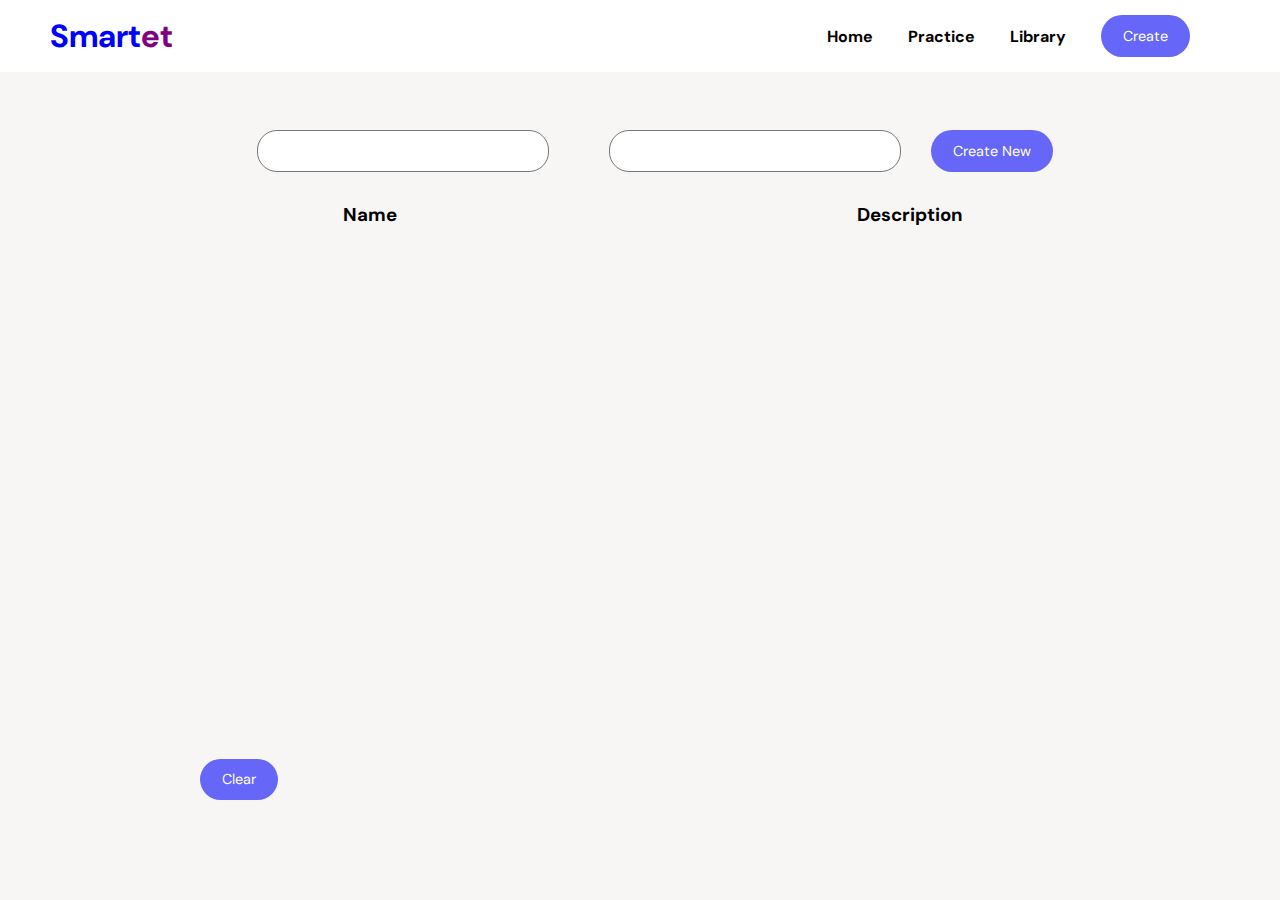
<file: index.html>
<!DOCTYPE html>
<html lang="en">
<head>
  <meta charset="UTF-8">
  <meta http-equiv="X-UA-Compatible" content="IE=edge">
  <meta name="viewport" content="width=device-width, initial-scale=1.0">
  <link rel="preconnect" href="https://fonts.googleapis.com">
  <link rel="preconnect" href="https://fonts.gstatic.com" crossorigin>
  <link href="https://fonts.googleapis.com/css2?family=DM+Sans:ital,wght@0,400;0,500;0,700;1,400;1,500;1,700&display=swap" rel="stylesheet">
  <title>Smartet</title>
  <link rel="shortcut icon" href="images/logo.PNG">
  <link rel="stylesheet" href="style.css">
</head>

<body>
  <header>
    <div class="logo">
      Smart<span class="et">et</span>
    </div>
    <ul>
      <li><a onclick="changePage()" href="home.html">Home</a></li>
      <li><a onclick="changePage()" href="quiz.html">Practice</a></li>
      <li><a href="library.html">Library</a></li>
      <button class="button">Create</button>
    </ul>
  </header>

  <main class="create-page" id="create-page">
    <div class="container-inputs">
      <textarea name="" id="card-name" cols="30" rows="20" class="textbox"></textarea>
      <textarea name="" id="card-description" cols="30" rows="20" class="textbox"></textarea>
      <button id="click" class="button create-new" onclick="new_Card(), showSaveButton()">Create New</button>
    </div>
    <div class="container-title">
      <h3>Name</h3>
      <h3>Description</h3>
    </div>
    
    <div id="card-container" class="card-container">
    </div>

    <button id="save-button" class="button save-button" onclick="saveCardset()">Save</button>
    <button onclick="clearAll()" class="button clear">Clear</button>
  </main>

  <!-- <main>
    <button onclick="runFlashCard()">Test</button>
  </main> -->
  <script src="https://ajax.googleapis.com/ajax/libs/jquery/2.1.3/jquery.min.js"></script>
  <script src="script.js"></script>
  <script src="utility.js"></script>
  <script>
  render()
  isQuiz = false
  isCardsetEdit = true 
  </script>
  
</body>

</html>
</file>
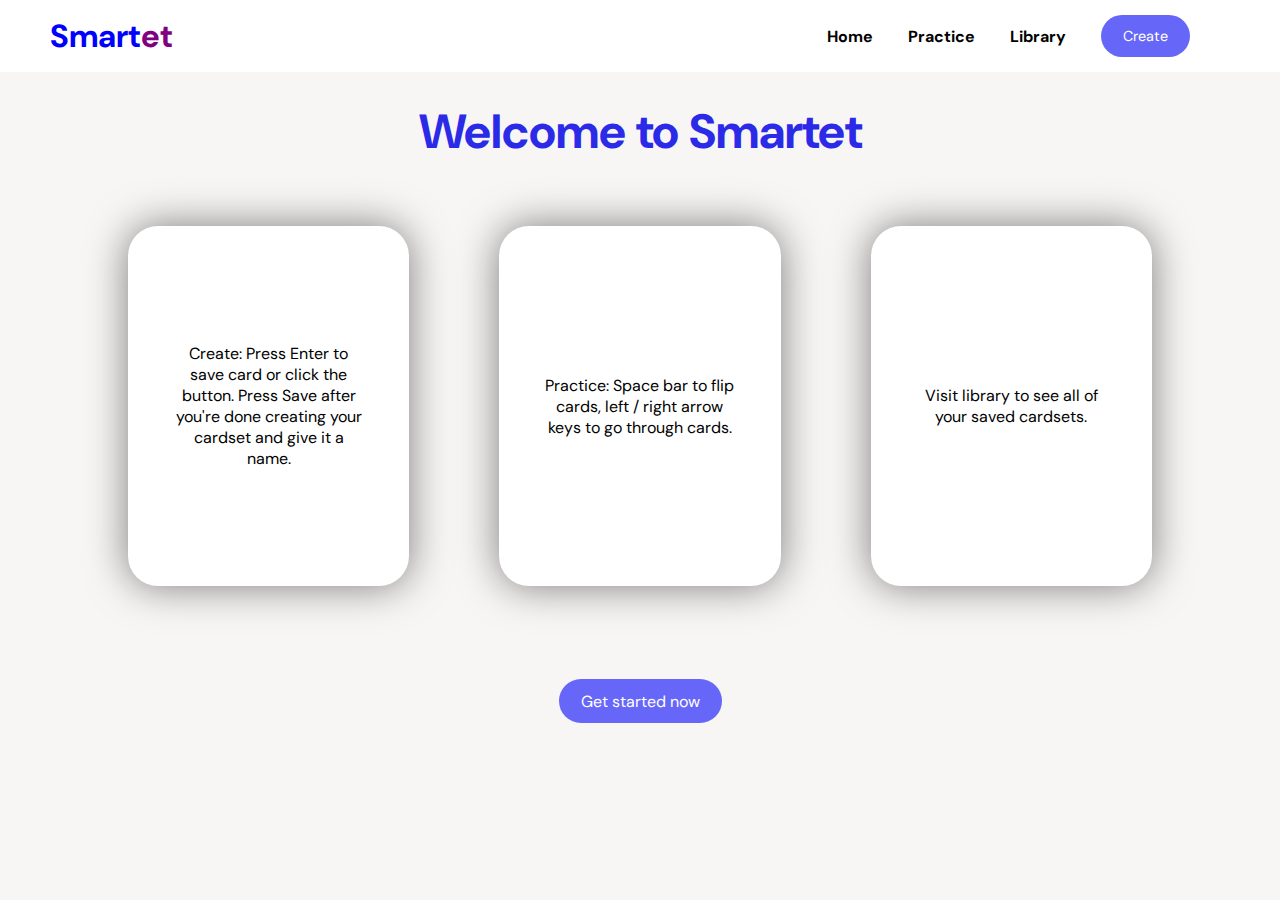
<file: home.html>
<!DOCTYPE html>
<html lang="en">
<head>
  <meta charset="UTF-8">
  <meta http-equiv="X-UA-Compatible" content="IE=edge">
  <meta name="viewport" content="width=device-width, initial-scale=1.0">
  <link rel="preconnect" href="https://fonts.googleapis.com">
  <link rel="preconnect" href="https://fonts.gstatic.com" crossorigin>
  <link href="https://fonts.googleapis.com/css2?family=DM+Sans:ital,wght@0,400;0,500;0,700;1,400;1,500;1,700&display=swap" rel="stylesheet">
  <title>Smartet</title>
  <link rel="shortcut icon" href="images/logo.PNG">
  <link rel="stylesheet" href="style.css">
  <link rel="stylesheet" href="home.css">
</head>

<body>
  <header>
    <div class="logo">
      Smart<span class="et">et</span>
    </div>
    <ul>
      <li><a href="#">Home</a></li>
      <li><a onclick="" href="quiz.html">Practice</a></li>
      <li><a href="library.html">Library</a></li>
      <li><a href="index.html" onclick="" class="button">Create</a></li>
    </ul>
  </header>

  <main>
    <h1>Welcome to Smartet</h1>
    <div class="carousel">
      <div class="carousel-container">
        <div class="carousel-item">Create: Press Enter to save card or click the button. Press Save after you're done creating your cardset and give it a name.</div>
      </div>
      <div class="carousel-container">
        <div class="carousel-item">Practice: Space bar to flip cards, left / right arrow keys to go through cards. </div>
      </div>
      <div class="carousel-container">
        <div class="carousel-item">Visit library to see all of your saved cardsets.</div>
      </div>
        
    </div>
    <button class="home-start-button button">
      <a onclick="changePage()" href="index.html">Get started now</a>
    </button>
  </main>
  
  <script src="https://ajax.googleapis.com/ajax/libs/jquery/2.1.3/jquery.min.js"></script>
  <script src="script.js"></script>
  <script src="utility.js"></script>
  <script>isQuiz = false</script>
</body>

</html>
</file>
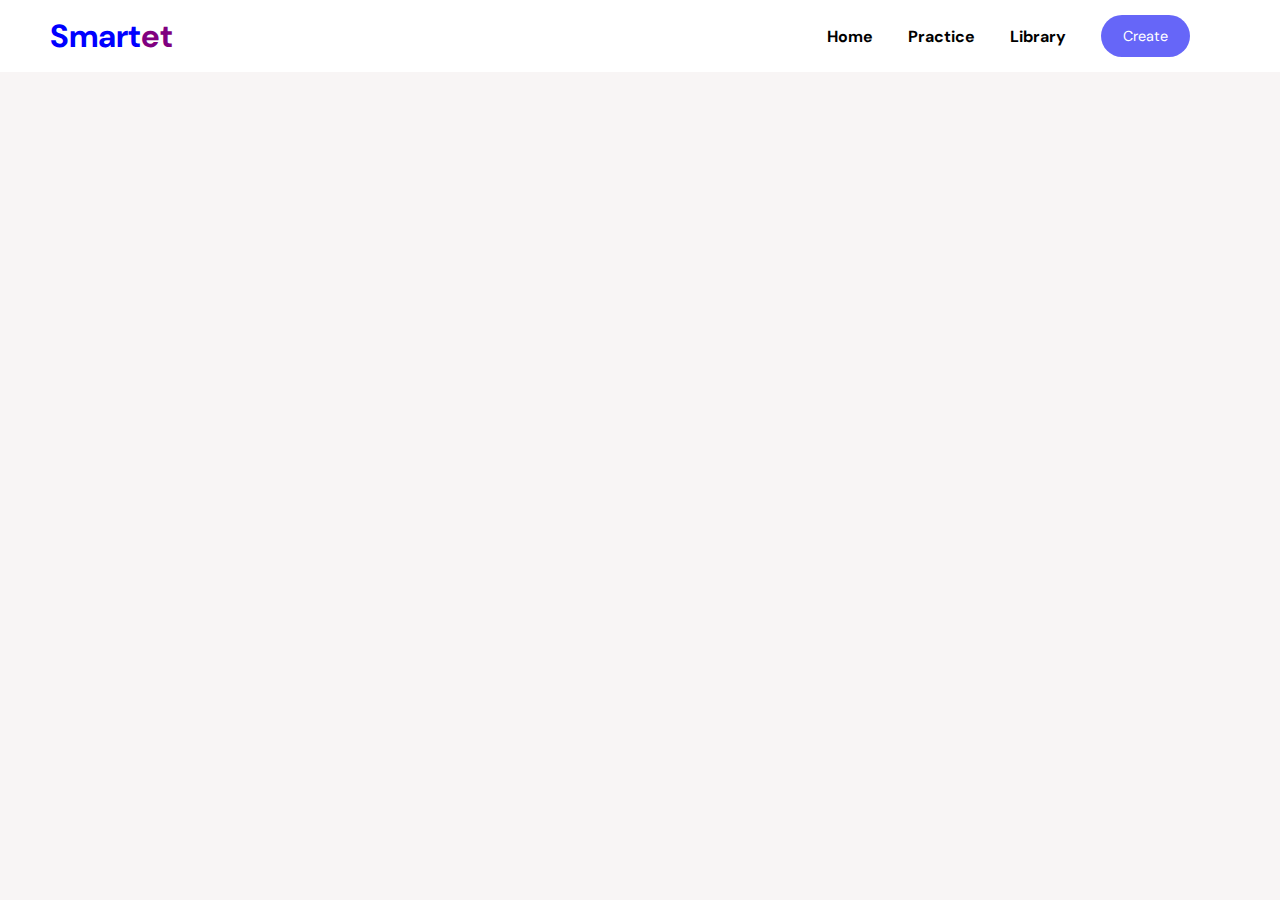
<file: library.html>
<!DOCTYPE html>
<html lang="en">
<head>
  <meta charset="UTF-8">
  <meta http-equiv="X-UA-Compatible" content="IE=edge">
  <meta name="viewport" content="width=device-width, initial-scale=1.0">
  <link rel="preconnect" href="https://fonts.googleapis.com">
  <link rel="preconnect" href="https://fonts.gstatic.com" crossorigin>
  <link href="https://fonts.googleapis.com/css2?family=DM+Sans:ital,wght@0,400;0,500;0,700;1,400;1,500;1,700&display=swap" rel="stylesheet">
  <title>Smartet</title>
  <link rel="shortcut icon" href="images/logo.PNG">
  <link rel="stylesheet" href="style.css">
  <link rel="stylesheet" href="library.css">
</head>

<body>
  <header>
    <div class="logo">
      Smart<span class="et">et</span>
    </div>
    <ul>
      <li><a href="home.html">Home</a></li>
      <li><a onclick="" href="quiz.html">Practice</a></li>
      <li><a href="#">Library</a></li>
      <li><a href="index.html" onclick="" class="button">Create</a></li>
    </ul>
  </header>

  <main>
    <section id="library-grid" class="first-section-library">
      <!-- <div id="library-gridItems" class="library-gridItems">Empty</div>
      <div id="library-gridItems" class="library-gridItems">Empty</div>
      <div id="library-gridItems" class="library-gridItems">Empty</div>
      <div id="library-gridItems" class="library-gridItems">Empty</div>
      <div id="library-gridItems" class="library-gridItems">Empty</div>
      <div id="library-gridItems" class="library-gridItems">Empty</div> -->
    </section>

    <section id="library-edit" class="second-section-library">
      <div class="container-inputs">
        <input type="text" class="textbox" id="card-name">
        <input type="text" class="textbox" id="card-description">
        <button id="click" class="button create-new" onclick="new_Card()">Create New</button>
      </div>
      <div class="container-title">
        <h3>Card</h3>
        <h3>Description</h3>
      </div>
      
      <div id="card-container" class="card-container">
      </div>
  
      <button id="save-edit-button" class="button save-edit-button" onclick="saveCardsetEdit()">Save</button>
      <button class="button" onclick="libraryReset()">Return</button>
    </section>
  </main>

  <script src="https://ajax.googleapis.com/ajax/libs/jquery/2.1.3/jquery.min.js"></script>
  <script src="script.js"></script>
  <script src="utility.js"></script>
  <script>createLibraryGrid(localStorage.length)
  isQuiz = false </script>
</body>

</html>
</file>
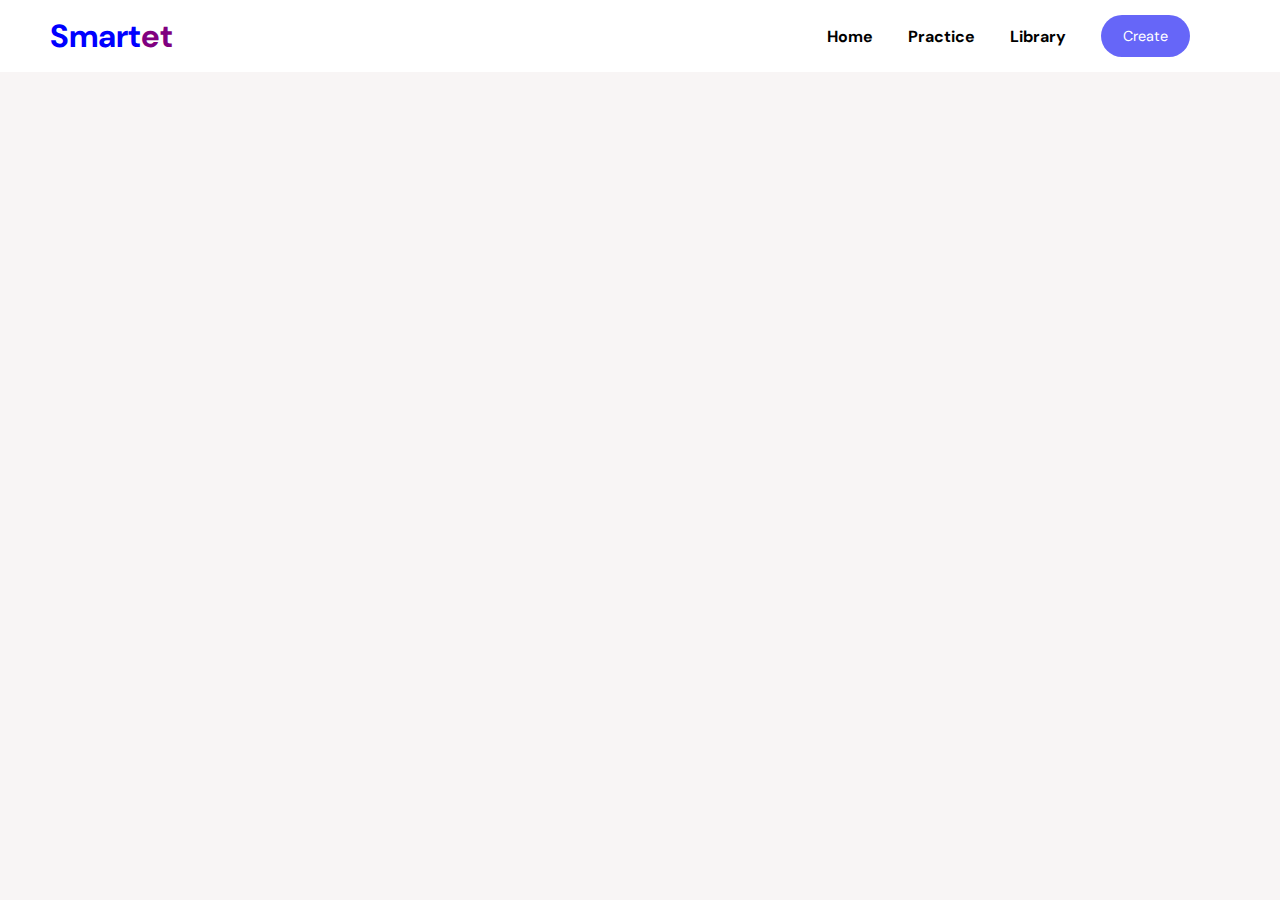
<file: quiz.html>
<!DOCTYPE html>
<html lang="en">
<head>
  <meta charset="UTF-8">
  <meta http-equiv="X-UA-Compatible" content="IE=edge">
  <meta name="viewport" content="width=device-width, initial-scale=1.0">
  <link rel="preconnect" href="https://fonts.googleapis.com">
  <link rel="preconnect" href="https://fonts.gstatic.com" crossorigin>
  <link href="https://fonts.googleapis.com/css2?family=DM+Sans:ital,wght@0,400;0,500;0,700;1,400;1,500;1,700&display=swap" rel="stylesheet">
  <title>Smartet</title>
  <link rel="shortcut icon" href="images/logo.PNG">
  <link rel="stylesheet" href="style.css">
  <link rel="stylesheet" href="quiz.css">
</head>

<body>
  <header>
    <div class="logo">
      Smart<span class="et">et</span>
    </div>
    <ul>
      <li><a onclick="" href="home.html">Home</a></li>
      <li><a href="#">Practice</a></li>
      <li><a href="library.html">Library</a></li>
      <li><a href="index.html" onclick="" class="button">Create</a></li>
    </ul>
  </header>
  
  <main>
    <section class="first-section" id="first-section">
     
    </section>
    <section class="second-section" id="second-section">

      <div  class="bottom-bar"></div>
      <div id="top-progress-bar" class="top-bar"></div>

      <div class="left-section" id="left-section">
        <div class="left-bar" id="current-card-number">1/4</div>
        <div class="left-bar correct">
          <div class="correct-bottom-bar"></div>
          <div class="correct-top-bar" id="quiz-correct-bar"></div>
        </div>
        <div class="left-bar wrong">
          <div class="wrong-bottom-bar"></div>
          <div class="wrong-top-bar" id="quiz-wrong-bar"></div>
        </div>
      </div>
      <div class="left-section-2" id="left-section-2"></div>
      <div>
        <div class="container-div current-container-div" id="container-div">

        </div>
   
      </div>
      
      <div class="right-section">
        
      </div>
      
      <div></div>
      <button class="button back-button" onclick="returnToPrevious()">Return</button>
    </section>
  </main>

  <script src="https://ajax.googleapis.com/ajax/libs/jquery/2.1.3/jquery.min.js"></script>
  <script src="https://cdnjs.cloudflare.com/ajax/libs/gsap/3.11.3/gsap.min.js" integrity="sha512-gmwBmiTVER57N3jYS3LinA9eb8aHrJua5iQD7yqYCKa5x6Jjc7VDVaEA0je0Lu0bP9j7tEjV3+1qUm6loO99Kw==" 
  crossorigin="anonymous" 
  referrerpolicy="no-referrer"></script>

  <script src="script.js"></script>
  <script src="utility.js"></script>
  <script>
  
  isQuiz = true; 
  createQuizGrid(localStorage.length)
  //must keep, somehow keeps animation working. 
  containerDiv.classList.toggle('hi')
  </script>
</body>

</html>
</file>
<file: style.css>
*{
  list-style: none;
  text-decoration: none;
  color: inherit;
  font-family: 'DM Sans', sans-serif;
  padding: 0;
  margin: 0;
  /* transition: all 0.4s ease-in-out */
}

textarea { resize: none; }

body{
  background-color: rgb(248, 245, 245);
}

header{
  background: white;
  display: flex;
  align-items: center;
  padding: 15px 50px;
  font-weight: 700;
  justify-content: space-between;
  position:  fixed;
  top: 0;
  left: 0;
  right: 0;
  z-index: 1000;
}

.logo{
  font-size: 2rem;
  color: blue;
}

.et{
  color: purple;
}

ul{
  display: flex;
  padding: 0 40px;
  gap: 35px;
  font-size: 1rem;
  align-items: center;
}

.button{
  padding: 0.6rem 1.25rem;
  font-family: 'DM Sans', sans-serif;
  font-weight: 400;
  font-size: 0.9rem;
  background-color: rgb(102, 102, 248);
  color: white;
  border-radius: 50px;
  border: 2px solid transparent;
  cursor: pointer;
  display: inline-block;
}

button:hover{
  opacity: 0.8;
}

button:active{
  opacity: 0.6;
}

main{
  margin-top: 100px;
  text-align: center;
}

.container-inputs{
  display: flex;
  align-items: center;
  justify-content: center;
}

.textbox{
  height: 20px;
  border-radius: 20px;
  margin: 30px;
  padding: 10px 20px;
  max-width: 500px;
  min-width: 250px;
  
}

.h3{
  max-width: 600px;
  min-width: 300px;
}


.container-title, .card-container{
  display: grid;
  grid-template-columns: 1fr 1fr;
  padding: 0 150px;
  column-gap: 100px;
  position: relative;
  place-items: center;
  
}

.card-container{
  row-gap: 20px;
  position: relative;
  margin-bottom: 100px;
  margin-top: 20px;
}

.save-button{
  font-size: 1rem;
  display: none;
}

.clear{
  position: absolute;
  bottom: 100px;
  left: 200px;
}
</file>
<file: home.css>
main h1{
  margin-top: 100px;
  font-size: 3rem;
  font-weight: 700;
  color: rgb(43, 43, 231);
}

.carousel{
  display: grid;
  grid-template-columns: 1fr 1fr 1fr;
  column-gap: 10vh;
  margin: 7vh 10vw 
}

.carousel-container{
  width: 100%;
  background-color: white;
  display: grid;
  place-items: center;
  box-shadow: 0 0 40px rgba(0, 0, 0, 0.5);
  border-radius: 30px;
}

.carousel-item{
  display: grid;
  place-items: center;
  width: 70%;
  height: 40vh;
  background-color: white;
  
}

.home-start-button{
  margin-top: 30px;
  font-size: 1rem;
  border-radius: 30px;
}
</file>
<file: library.css>
.first-section-library{
  display: grid;
  place-items: center;
  grid-template-columns: 1fr 1fr 1fr;
  row-gap: 50px;
  column-gap: 50px;
  margin: 150px 50px
}

.second-section-library{
  display: none;
}

.library-gridItems{
  width: 80%;
  height: 300px;
  background-color: white;
  display: grid;
  place-items: center;
  position: relative;
}
</file>
<file: quiz.css>
section{
  margin: 25vh 2vh;
  display: grid;
  place-items: center;
  position: relative;
}

.first-section{
  grid-template-columns: 1fr 1fr 1fr;
  column-gap: 30px;
  row-gap: 100px;
}

.second-section{
  display: none;
  position: relative;
  grid-template-columns: 3fr 4fr 3fr;
  column-gap: 2vw;
}

.left-section{
  display: grid;
  place-content: center;
  row-gap: 30px;
  border: 2px solid rgb(151, 102, 214);
  padding: 80px 50px;
  background-color: rgb(250, 250, 250);
  display: none;
}

.left-bar{
  width: 200px;
  height: 40px;
  background-color: white;
  display: grid;
  place-content: center;
  border: 2px solid black;
  position: relative;
  border-radius: 5px;
}

.correct-bottom-bar, .correct-top-bar, .wrong-bottom-bar, .wrong-top-bar{
  height: 40px;
  position: absolute;
}


.correct-bottom-bar{
  background-color: rgb(182, 224, 182);
  width: 200px;
  
}

.correct-top-bar{
  background-color: rgb(14, 177, 14);
  position: absolute;
}

.wrong-bottom-bar{
  background-color:#fdbcbc;
  width: 200px;
}

.wrong-top-bar{
  background-color: rgb(224, 41, 41);
}

.bottom-bar, .top-bar{
  position: absolute;
  top: -60px;
  left: 12.5vw;
  height: 10px;
  border-radius: 30px;
}

.bottom-bar{
  background-color: rgb(213, 238, 213);
  width: 75vw;
}

.top-bar{
  background-color: rgb(122, 123, 180);
}


.cards-grid{
  width: 80%;
  height: 300px;
  background-color: white;
  position: relative;
  display: grid;
  place-items: center;
  padding-bottom: 5%;
  box-shadow: 0px 0px 40px rgba(0, 0, 0, 0.25);
  border-radius: 10px;
  overflow-wrap: anywhere;
}

.practice-button{
  position: absolute;
  bottom: 0.1vh;
  right: 63%;
  transform: translate(50%, -50%)
}

.test-button{
  position: absolute;
  bottom: 0.1vh;
  right: 32%;
  transform: translate(50%, -50%)
}


.container-div{
  width: 500px;
  height: 415px;
  background-color: white;
  display: grid;
  place-items: center;
  font-size: 1.5rem;
  box-shadow: 0px 0px 40px rgba(0, 0, 0, 0.2);
  position: relative;
  transform-style: preserve-3d;
  transition: transform 1.5s;
  border-radius: 10px;
  transition: translate ;
  
}

.card-front, .card-back{
  position: absolute; 
  display: grid; 
  place-items: center; 
  width: 80%; 
  height: 80%; 
  backface-visibility: hidden;
}

.card-back{
 transform: rotateX(180deg);
}

.initiate{
  font-size: 1rem;
}


.back-button{
  margin-top: 50px;
}

.textbox{
  padding: 10px 20px; 
  z-index: 1000; 
  width: 60%; border: 
  1px solid black; 
  border-radius: 8px; 
  box-shadow: 2px 5px 10px rgba(0, 0, 0, 0.5); 
  margin-top: 20%; 
}







.hi{
  animation: shake .2s ease-in-out 1 ; 
}

.run-shake-animation{
  animation: shake2 .2s ease-in-out 1; 
}

@keyframes shake {
  0%{
    transform: translate(0)
  }
  5%{
    transform: translate(15px)
  }
  10%{
    transform: translate(27px)
  }
  15%{
    transform: translate(36px)
  }
  20%{
    transform: translate(42px)
  }
  25%{
    transform: translate(45px)
  }
  30%{
    transform: translate(42px)
  }
  35%{
    transform: translate(36px)
  }
  40%{
    transform: translate(27px)
  }
  45%{
    transform: translate(15px);
  }
  50%{
    transform: translate(0px);
  }
  55%{
    transform: translate(-15px)
  }
  60%{
    transform: translate(-27px)
  }
  65%{
    transform: translate(-36px)
  }
  70%{
    transform: translate(-42px)
  }
  75%{
    transform: translate(-45px)
  }
  80%{
    transform: translate(-37px)
  }
  85%{
    transform: translate(-27px)
  }
  95%{
    transform: translate(-15px)
  }
  100%{
    transform: translate(0)
  }
}


@keyframes shake2 {
  0%{
    transform: translate(0)
  }
  5%{
    transform: translate(15px)
  }
  10%{
    transform: translate(27px)
  }
  15%{
    transform: translate(36px)
  }
  20%{
    transform: translate(42px)
  }
  25%{
    transform: translate(45px)
  }
  30%{
    transform: translate(42px)
  }
  35%{
    transform: translate(36px)
  }
  40%{
    transform: translate(27px)
  }
  45%{
    transform: translate(15px);
  }
  50%{
    transform: translate(0px);
  }
  55%{
    transform: translate(-15px)
  }
  60%{
    transform: translate(-27px)
  }
  65%{
    transform: translate(-36px)
  }
  70%{
    transform: translate(-42px)
  }
  75%{
    transform: translate(-45px)
  }
  80%{
    transform: translate(-37px)
  }
  85%{
    transform: translate(-27px)
  }
  95%{
    transform: translate(-15px)
  }
  100%{
    transform: translate(0)
  }
}
</file>
